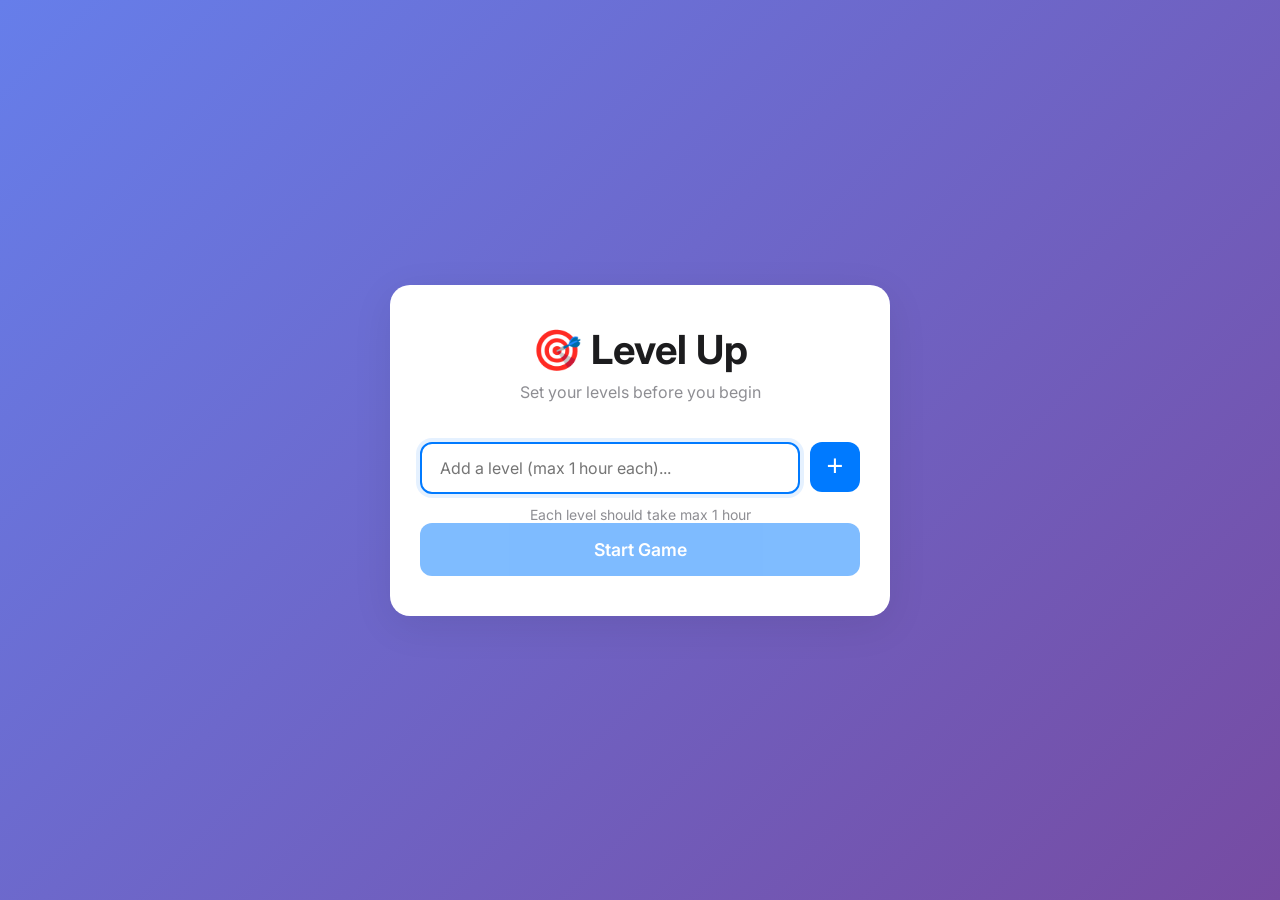
<file: minimalist-todo-app/index-standalone.html>
<!DOCTYPE html>
<html lang="en">
<head>
    <meta charset="UTF-8">
    <meta name="viewport" content="width=device-width, initial-scale=1.0">
    <meta name="apple-mobile-web-app-capable" content="yes">
    <meta name="apple-mobile-web-app-status-bar-style" content="black-translucent">
    <title>Level Up - Todo Game</title>
    <style>
        /* Import beautiful font */
        @import url('https://fonts.googleapis.com/css2?family=Inter:wght@300;400;500;600;700&display=swap');

        /* CSS Variables */
        :root {
            --primary-color: #007AFF;
            --primary-hover: #0051D5;
            --success-color: #34C759;
            --danger-color: #FF3B30;
            --warning-color: #FF9500;
            --text-primary: #1C1C1E;
            --text-secondary: #8E8E93;
            --background: #F2F2F7;
            --card-background: #FFFFFF;
            --border-radius: 20px;
            --shadow: 0 10px 40px rgba(0, 0, 0, 0.08);
            --shadow-hover: 0 20px 60px rgba(0, 0, 0, 0.12);
        }

        * {
            margin: 0;
            padding: 0;
            box-sizing: border-box;
        }

        body {
            font-family: 'Inter', -apple-system, BlinkMacSystemFont, 'Segoe UI', sans-serif;
            background: linear-gradient(135deg, #667eea 0%, #764ba2 100%);
            min-height: 100vh;
            display: flex;
            align-items: center;
            justify-content: center;
            padding: 20px;
            color: var(--text-primary);
            -webkit-font-smoothing: antialiased;
        }

        .container {
            width: 100%;
            max-width: 500px;
            margin: 0 auto;
        }

        .card {
            background: var(--card-background);
            border-radius: var(--border-radius);
            padding: 40px 30px;
            box-shadow: var(--shadow);
            transition: all 0.3s ease;
            animation: fade-in 0.5s ease;
        }

        .card:hover {
            box-shadow: var(--shadow-hover);
        }

        .title {
            font-size: 2.5rem;
            font-weight: 700;
            color: var(--text-primary);
            text-align: center;
            margin-bottom: 8px;
        }

        .subtitle {
            font-size: 1rem;
            color: var(--text-secondary);
            text-align: center;
            margin-bottom: 40px;
            font-weight: 400;
        }

        .hint {
            font-size: 0.875rem;
            color: var(--text-secondary);
            text-align: center;
            margin-top: 12px;
        }

        .input-group {
            display: flex;
            gap: 10px;
            margin-bottom: 10px;
        }

        #task-input {
            flex: 1;
            padding: 14px 18px;
            font-size: 1rem;
            border: 2px solid #E5E5EA;
            border-radius: 12px;
            font-family: 'Inter', sans-serif;
            transition: all 0.2s ease;
            outline: none;
        }

        #task-input:focus {
            border-color: var(--primary-color);
            box-shadow: 0 0 0 4px rgba(0, 122, 255, 0.1);
        }

        .btn-add {
            width: 50px;
            height: 50px;
            background: var(--primary-color);
            color: white;
            border: none;
            border-radius: 12px;
            font-size: 1.8rem;
            cursor: pointer;
            transition: all 0.2s ease;
            font-weight: 300;
        }

        .btn-add:hover {
            background: var(--primary-hover);
            transform: scale(1.05);
        }

        .btn-add:active {
            transform: scale(0.95);
        }

        .btn-primary {
            width: 100%;
            padding: 16px;
            background: var(--primary-color);
            color: white;
            border: none;
            border-radius: 12px;
            font-size: 1.1rem;
            font-weight: 600;
            cursor: pointer;
            transition: all 0.2s ease;
            font-family: 'Inter', sans-serif;
        }

        .btn-primary:hover:not(:disabled) {
            background: var(--primary-hover);
            transform: translateY(-2px);
            box-shadow: 0 10px 25px rgba(0, 122, 255, 0.3);
        }

        .btn-primary:active:not(:disabled) {
            transform: translateY(0);
        }

        .btn-primary:disabled {
            opacity: 0.5;
            cursor: not-allowed;
        }

        .btn-secondary {
            padding: 14px 24px;
            background: #F2F2F7;
            color: var(--text-primary);
            border: none;
            border-radius: 12px;
            font-size: 1rem;
            font-weight: 500;
            cursor: pointer;
            transition: all 0.2s ease;
            font-family: 'Inter', sans-serif;
        }

        .btn-secondary:hover:not(:disabled) {
            background: #E5E5EA;
            transform: translateY(-2px);
        }

        .btn-secondary:disabled {
            opacity: 0.3;
            cursor: not-allowed;
        }

        .btn-remove {
            background: #FF3B30;
            color: white;
            border: none;
            width: 28px;
            height: 28px;
            border-radius: 50%;
            font-size: 1.4rem;
            line-height: 1;
            cursor: pointer;
            transition: all 0.2s ease;
            font-weight: 300;
        }

        .btn-remove:hover {
            transform: scale(1.1);
            background: #D32F2F;
        }

        .btn-quit {
            width: 100%;
            margin-top: 20px;
            padding: 12px;
            background: transparent;
            color: var(--text-secondary);
            border: none;
            border-radius: 8px;
            font-size: 0.9rem;
            cursor: pointer;
            transition: all 0.2s ease;
            font-family: 'Inter', sans-serif;
        }

        .btn-quit:hover {
            background: #F2F2F7;
            color: var(--text-primary);
        }

        #tasks-list {
            margin-bottom: 20px;
        }

        .task-item {
            display: flex;
            align-items: center;
            gap: 12px;
            padding: 14px 16px;
            background: #F9F9F9;
            border-radius: 10px;
            margin-bottom: 8px;
            transition: all 0.2s ease;
            animation: slide-in 0.3s ease;
        }

        .task-item:hover {
            background: #F2F2F7;
            transform: translateX(4px);
        }

        .task-number {
            font-size: 0.75rem;
            font-weight: 600;
            color: var(--primary-color);
            background: rgba(0, 122, 255, 0.1);
            padding: 4px 10px;
            border-radius: 6px;
            white-space: nowrap;
        }

        .task-text {
            flex: 1;
            font-size: 0.95rem;
            color: var(--text-primary);
        }

        .level-header {
            display: flex;
            justify-content: space-between;
            align-items: center;
            margin-bottom: 30px;
        }

        .level-badge {
            font-size: 0.875rem;
            font-weight: 600;
            color: var(--primary-color);
            background: rgba(0, 122, 255, 0.1);
            padding: 8px 16px;
            border-radius: 20px;
        }

        .skips-badge {
            font-size: 0.875rem;
            font-weight: 500;
            color: var(--text-secondary);
        }

        .timer-container {
            text-align: center;
            margin-bottom: 40px;
        }

        .timer {
            font-size: 3rem;
            font-weight: 700;
            color: var(--text-primary);
            font-variant-numeric: tabular-nums;
            margin-bottom: 8px;
            transition: all 0.3s ease;
        }

        .timer-label {
            font-size: 0.875rem;
            color: var(--text-secondary);
            font-weight: 400;
        }

        .timer-warning {
            color: var(--warning-color);
            font-size: 0.875rem;
            font-weight: 600;
            margin-top: 8px;
            animation: pulse 2s infinite;
        }

        .timer.warning {
            color: var(--warning-color);
        }

        .timer.danger {
            color: var(--danger-color);
            animation: shake 0.5s infinite;
        }

        .current-task-container {
            text-align: center;
            margin-bottom: 40px;
            min-height: 120px;
            display: flex;
            align-items: center;
            justify-content: center;
        }

        .current-task {
            font-size: 1.8rem;
            font-weight: 600;
            color: var(--text-primary);
            line-height: 1.4;
            word-wrap: break-word;
        }

        .progress-bar {
            width: 100%;
            height: 8px;
            background: #F2F2F7;
            border-radius: 10px;
            overflow: hidden;
            margin-bottom: 8px;
        }

        .progress-fill {
            height: 100%;
            background: linear-gradient(90deg, var(--primary-color), #5E5CE6);
            border-radius: 10px;
            transition: width 0.5s ease;
        }

        .progress-text {
            text-align: center;
            font-size: 0.875rem;
            color: var(--text-secondary);
            margin-bottom: 30px;
            font-weight: 500;
        }

        .actions {
            display: flex;
            gap: 12px;
        }

        .celebration {
            font-size: 5rem;
            text-align: center;
            margin-bottom: 20px;
            animation: bounce 1s infinite;
        }

        .stats {
            display: flex;
            justify-content: center;
            gap: 40px;
            margin: 40px 0;
        }

        .stat-item {
            text-align: center;
        }

        .stat-value {
            font-size: 3rem;
            font-weight: 700;
            color: var(--primary-color);
        }

        .stat-label {
            font-size: 0.875rem;
            color: var(--text-secondary);
            font-weight: 500;
            margin-top: 8px;
        }

        .hidden {
            display: none !important;
        }

        @keyframes fade-in {
            from {
                opacity: 0;
                transform: translateY(20px);
            }
            to {
                opacity: 1;
                transform: translateY(0);
            }
        }

        @keyframes slide-in {
            from {
                opacity: 0;
                transform: translateX(-20px);
            }
            to {
                opacity: 1;
                transform: translateX(0);
            }
        }

        @keyframes pulse {
            0%, 100% {
                opacity: 1;
            }
            50% {
                opacity: 0.5;
            }
        }

        @keyframes shake {
            0%, 100% {
                transform: translateX(0);
            }
            25% {
                transform: translateX(-5px);
            }
            75% {
                transform: translateX(5px);
            }
        }

        @keyframes bounce {
            0%, 100% {
                transform: translateY(0);
            }
            50% {
                transform: translateY(-20px);
            }
        }

        @media (max-width: 480px) {
            .title {
                font-size: 2rem;
            }

            .current-task {
                font-size: 1.5rem;
            }

            .timer {
                font-size: 2.5rem;
            }

            .card {
                padding: 30px 20px;
            }

            .actions {
                flex-direction: column;
            }

            .btn-secondary {
                width: 100%;
            }
        }

        @supports (-webkit-touch-callout: none) {
            body {
                -webkit-tap-highlight-color: transparent;
            }

            input {
                font-size: 16px;
            }
        }
    </style>
</head>
<body>
    <div class="container">
        <!-- Setup Screen -->
        <div id="setup-screen" class="card">
            <h1 class="title">🎯 Level Up</h1>
            <p class="subtitle">Set your levels before you begin</p>

            <div class="tasks-input-area">
                <div id="tasks-list"></div>

                <div class="input-group">
                    <input
                        type="text"
                        id="task-input"
                        placeholder="Add a level (max 1 hour each)..."
                        maxlength="100"
                    >
                    <button id="add-task-btn" class="btn-add">+</button>
                </div>

                <p class="hint">Each level should take max 1 hour</p>
            </div>

            <div class="actions">
                <button id="start-game-btn" class="btn-primary" disabled>
                    Start Game
                </button>
            </div>
        </div>

        <!-- Game Screen -->
        <div id="game-screen" class="card hidden">
            <div class="level-header">
                <span class="level-badge" id="level-badge">Level 1</span>
                <span class="skips-badge" id="skips-badge">2 skips left</span>
            </div>

            <div class="timer-container">
                <div class="timer" id="timer">00:00</div>
                <div class="timer-label">Time on this level</div>
                <div class="timer-warning hidden" id="timer-warning">⚠️ 1 hour limit!</div>
            </div>

            <div class="current-task-container">
                <h2 class="current-task" id="current-task">Loading...</h2>
            </div>

            <div class="progress-bar">
                <div class="progress-fill" id="progress-fill"></div>
            </div>
            <div class="progress-text" id="progress-text">1 / 5</div>

            <div class="actions">
                <button id="skip-btn" class="btn-secondary">
                    Skip Level
                </button>
                <button id="complete-btn" class="btn-primary">
                    Complete ✓
                </button>
            </div>

            <button id="quit-btn" class="btn-quit">Reset Game</button>
        </div>

        <!-- Game Over Screen -->
        <div id="game-over-screen" class="card hidden">
            <div class="celebration">🎉</div>
            <h1 class="title">Game Complete!</h1>
            <div class="stats">
                <div class="stat-item">
                    <div class="stat-value" id="completed-count">0</div>
                    <div class="stat-label">Completed</div>
                </div>
                <div class="stat-item">
                    <div class="stat-value" id="skipped-count">0</div>
                    <div class="stat-label">Skipped</div>
                </div>
            </div>
            <button id="reset-btn" class="btn-primary">Start New Game</button>
        </div>
    </div>

    <script>
        // Game State
        let gameState = {
            tasks: [],
            currentLevel: 0,
            skipsUsed: 0,
            completedTasks: [],
            gameStarted: false,
            startTime: null
        };

        let timerInterval = null;

        // DOM Elements
        const setupScreen = document.getElementById('setup-screen');
        const gameScreen = document.getElementById('game-screen');
        const gameOverScreen = document.getElementById('game-over-screen');
        const taskInput = document.getElementById('task-input');
        const addTaskBtn = document.getElementById('add-task-btn');
        const startGameBtn = document.getElementById('start-game-btn');
        const tasksList = document.getElementById('tasks-list');
        const currentTaskEl = document.getElementById('current-task');
        const levelBadge = document.getElementById('level-badge');
        const skipsBadge = document.getElementById('skips-badge');
        const timerEl = document.getElementById('timer');
        const timerWarning = document.getElementById('timer-warning');
        const progressFill = document.getElementById('progress-fill');
        const progressText = document.getElementById('progress-text');
        const completeBtn = document.getElementById('complete-btn');
        const skipBtn = document.getElementById('skip-btn');
        const quitBtn = document.getElementById('quit-btn');
        const resetBtn = document.getElementById('reset-btn');
        const completedCount = document.getElementById('completed-count');
        const skippedCount = document.getElementById('skipped-count');

        // Setup Screen Functions
        function updateTasksList() {
            tasksList.innerHTML = '';

            gameState.tasks.forEach((task, index) => {
                const taskItem = document.createElement('div');
                taskItem.className = 'task-item';
                taskItem.innerHTML = `
                    <span class="task-number">Level ${index + 1}</span>
                    <span class="task-text">${task}</span>
                    <button class="btn-remove" onclick="removeTask(${index})">×</button>
                `;
                tasksList.appendChild(taskItem);
            });

            startGameBtn.disabled = gameState.tasks.length === 0;
        }

        function addTask() {
            const task = taskInput.value.trim();
            if (task) {
                gameState.tasks.push(task);
                taskInput.value = '';
                updateTasksList();
                taskInput.focus();
            }
        }

        window.removeTask = function(index) {
            gameState.tasks.splice(index, 1);
            updateTasksList();
        };

        function startGame() {
            if (gameState.tasks.length === 0) return;

            gameState.gameStarted = true;
            gameState.currentLevel = 0;
            gameState.skipsUsed = 0;
            gameState.completedTasks = [];

            setupScreen.classList.add('hidden');
            gameScreen.classList.remove('hidden');

            updateGameScreen();
            startTimer();
        }

        // Timer Functions
        function startTimer() {
            gameState.startTime = Date.now();

            if (timerInterval) {
                clearInterval(timerInterval);
            }

            timerInterval = setInterval(() => {
                const elapsed = Math.floor((Date.now() - gameState.startTime) / 1000);
                const minutes = Math.floor(elapsed / 60);
                const seconds = elapsed % 60;

                timerEl.textContent = `${String(minutes).padStart(2, '0')}:${String(seconds).padStart(2, '0')}`;

                timerEl.classList.remove('warning', 'danger');
                timerWarning.classList.add('hidden');

                if (minutes >= 50 && minutes < 60) {
                    timerWarning.classList.remove('hidden');
                    timerEl.classList.add('warning');
                }

                if (minutes >= 60) {
                    timerEl.classList.add('danger');
                }
            }, 1000);
        }

        function stopTimer() {
            if (timerInterval) {
                clearInterval(timerInterval);
                timerInterval = null;
            }
        }

        // Game Screen Functions
        function updateGameScreen() {
            if (gameState.currentLevel >= gameState.tasks.length) {
                showGameOver();
                return;
            }

            const task = gameState.tasks[gameState.currentLevel];
            const level = gameState.currentLevel + 1;
            const totalLevels = gameState.tasks.length;
            const skipsRemaining = 2 - gameState.skipsUsed;

            currentTaskEl.textContent = task;
            levelBadge.textContent = `Level ${level}`;
            skipsBadge.textContent = `${skipsRemaining} skip${skipsRemaining !== 1 ? 's' : ''} left`;
            skipBtn.disabled = skipsRemaining === 0;

            const progress = (level / totalLevels) * 100;
            progressFill.style.width = `${progress}%`;
            progressText.textContent = `${level} / ${totalLevels}`;

            currentTaskEl.style.animation = 'none';
            setTimeout(() => {
                currentTaskEl.style.animation = 'fade-in 0.5s ease';
            }, 10);
        }

        function completeTask() {
            completeBtn.disabled = true;
            completeBtn.textContent = 'Level Up! 🎉';

            gameState.completedTasks.push(gameState.tasks[gameState.currentLevel]);
            gameState.currentLevel++;

            setTimeout(() => {
                completeBtn.disabled = false;
                completeBtn.textContent = 'Complete ✓';
                updateGameScreen();
                startTimer();
            }, 800);
        }

        function skipTask() {
            if (gameState.skipsUsed >= 2) {
                alert('Maximum skips reached!');
                return;
            }

            if (!confirm('Skip this level? You can only skip 2 levels total.')) {
                return;
            }

            gameState.skipsUsed++;
            gameState.currentLevel++;

            updateGameScreen();
            startTimer();
        }

        function showGameOver() {
            stopTimer();
            gameScreen.classList.add('hidden');
            gameOverScreen.classList.remove('hidden');

            const completed = gameState.completedTasks.length;
            const skipped = gameState.tasks.length - completed;

            completedCount.textContent = completed;
            skippedCount.textContent = skipped;
        }

        function resetGame() {
            if (gameState.gameStarted && !confirm('Are you sure you want to reset the game? All progress will be lost.')) {
                return;
            }

            stopTimer();

            gameState = {
                tasks: [],
                currentLevel: 0,
                skipsUsed: 0,
                completedTasks: [],
                gameStarted: false,
                startTime: null
            };

            gameScreen.classList.add('hidden');
            gameOverScreen.classList.add('hidden');
            setupScreen.classList.remove('hidden');

            taskInput.value = '';
            timerEl.textContent = '00:00';
            timerEl.classList.remove('warning', 'danger');
            timerWarning.classList.add('hidden');

            updateTasksList();
            taskInput.focus();
        }

        // Event Listeners
        addTaskBtn.addEventListener('click', addTask);

        taskInput.addEventListener('keypress', (e) => {
            if (e.key === 'Enter') {
                addTask();
            }
        });

        startGameBtn.addEventListener('click', startGame);
        completeBtn.addEventListener('click', completeTask);
        skipBtn.addEventListener('click', skipTask);
        quitBtn.addEventListener('click', resetGame);
        resetBtn.addEventListener('click', resetGame);

        document.addEventListener('keydown', (e) => {
            if (e.key === 'Enter' && !completeBtn.disabled && !gameScreen.classList.contains('hidden')) {
                completeTask();
            }
        });

        // Initialize
        taskInput.focus();
    </script>
</body>
</html>
</file>
